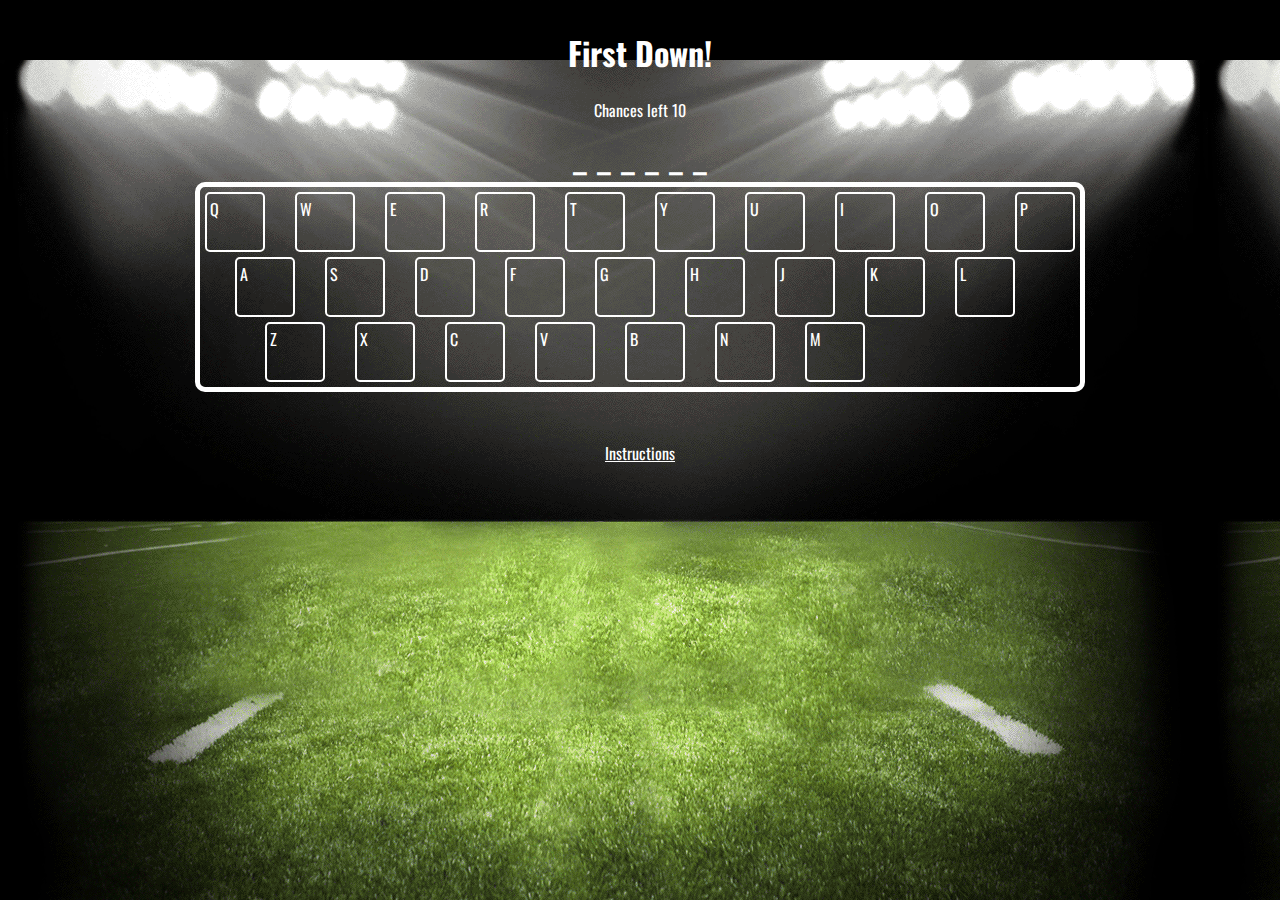
<file: index.html>
<!DOCTYPE html>
<html lang="en">
<head>
  <meta charset="UTF-8">
  <meta http-equiv="X-UA-Compatible" content="IE=edge">
  <meta name="viewport" content="width=device-width, initial-scale=1.0">
  <script type="text/javascript" defer src="script.js"></script>
  <link rel="stylesheet" href="style.css">
  <link href="https://fonts.googleapis.com/css2?family=Oswald:wght@300&display=swap" rel="stylesheet">
  <title>First Down!</title>
</head>
<body>
  <header>
    <h1>First Down!</h1>
  </header>
  <section class="info">
    <div class="chances"></div>
    <div class="message"></div>
  </section>
  <section class="word"></section>
  <section class="keyboard">
    <div class="key" id="q">Q</div>
    <div class="key" id="w">W</div>
    <div class="key" id="e">E</div>
    <div class="key" id="r">R</div>
    <div class="key" id="t">T</div>
    <div class="key" id="y">Y</div>
    <div class="key" id="u">U</div>
    <div class="key" id="i">I</div>
    <div class="key" id="o">O</div>
    <div class="key" id="p">P</div>
    <div class="key" id="a">A</div>
    <div class="key" id="s">S</div>
    <div class="key" id="d">D</div>
    <div class="key" id="f">F</div>
    <div class="key" id="g">G</div>
    <div class="key" id="h">H</div>
    <div class="key" id="j">J</div>
    <div class="key" id="k">K</div>
    <div class="key" id="l">L</div>
    <div class="key" id="z">Z</div>
    <div class="key" id="x">X</div>
    <div class="key" id="c">C</div>
    <div class="key" id="v">V</div>
    <div class="key" id="b">B</div>
    <div class="key" id="n">N</div>
    <div class="key" id="m">M</div>
  </section>
  <button class="restart">Restart</button>
  <a href="instructions.html">Instructions</a>
</body>
</html>
</file>
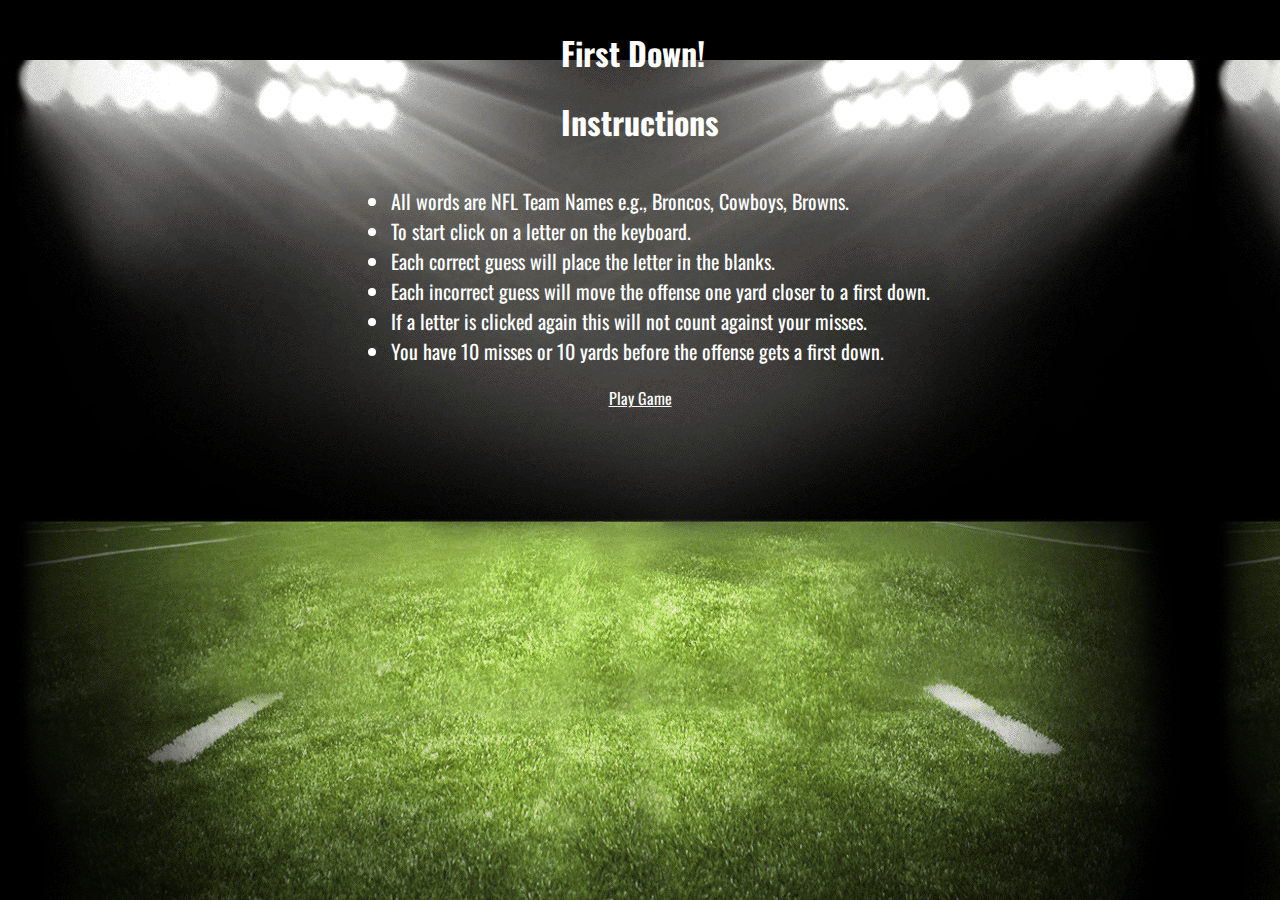
<file: instructions.html>
<!DOCTYPE html>
<html lang="en">
<head>
  <meta charset="UTF-8">
  <meta http-equiv="X-UA-Compatible" content="IE=edge">
  <meta name="viewport" content="width=device-width, initial-scale=1.0">
  <script type="text/javascript" defer src="script.js"></script>
  <link rel="stylesheet" href="style.css">
  <link href="https://fonts.googleapis.com/css2?family=Oswald:wght@300&display=swap" rel="stylesheet">
  <title>First Down! Instructions</title>
</head>
<header><h1>First Down!</h1><h1>Instructions</h1></header>
<body>
<ul class="instructions">
  <li>All words are NFL Team Names e.g., Broncos, Cowboys, Browns.</li>
  <li>To start click on a letter on the keyboard.</li>
  <li>Each correct guess will place the letter in the blanks.</li>
  <li>Each incorrect guess will move the offense one yard closer to a first down.</li>
  <li>If a letter is clicked again this will not count against your misses.</li>
  <li>You have 10 misses or 10 yards before the offense gets a first down.</li>
</ul>
<a href="index.html">Play Game</a>
</body>
</html>
</file>
<file: style.css>
body {
  display: flex;
  flex-direction: column;
  justify-content: center;
  align-items: center;
  
  color: white;
  font-family: 'Oswald', sans-serif;
  background-image: url(Images/field.png);
}

.instructions {
  font-size: 20px;
}

.info {
  display: flex;
  flex-direction: column;
  justify-content: center;
  align-items: center;
}

.word {
  display: flex;
  justify-content: center;
  align-items: center;
  column-gap: 10px;

  
  width: 600px;
  font-size: 40px;
}

.message {
  font-size: 30px;
}

.restart {
  opacity: 0;
  font-size: 18px;
  margin: 10px;
  border: 3px solid white;
  border-radius: 4px;
}

a {
  color: white
}

.keyboard {
  display: grid;
  grid-template-columns: 1fr 1fr 1fr 1fr 1fr 1fr 1fr 1fr 1fr 1fr 1fr 1fr 1fr 1fr 1fr 1fr 1fr 1fr 1fr 1fr 1fr 1fr 1fr 1fr 1fr 1fr 1fr 1fr 1fr;
  grid-template-rows: 1fr 1fr 1fr;
  row-gap: 5px;


  border: 5px solid white;
  border-radius: 10px;
  padding: 5px;
  height: 190px;
  width: 870px;

}

.key {
  border: 2px solid white;
  border-Radius: 5px;
  padding-left: 3px;
  padding-top: 3px;

}



#q {
  grid-row-start: 1;
  grid-column: 1/ span 2;
}

#w {
  grid-row-start: 1;
  grid-column: 4/ span 2;
}

#e {
  grid-row-start: 1;
  grid-column: 7/ span 2;
}

#r {
  grid-row-start: 1;
  grid-column: 10/ span 2;
}

#t {
  grid-row-start: 1;
  grid-column: 13/ span 2;
}

#y {
  grid-row-start: 1;
  grid-column: 16/ span 2;
}

#u {
  grid-row-start: 1;
  grid-column: 19/ span 2;
}

#i {
  grid-row-start: 1;
  grid-column: 22/ span 2;
}

#o {
  grid-row-start: 1;
  grid-column: 25/ span 2;
}

#p {
  grid-row-start: 1;
  grid-column: 28/ span 2;
}

#a {
  grid-row-start: 2;
  grid-column: 2/ span 2;
}

#s {
  grid-row-start: 2;
  grid-column: 5/ span 2;
}

#d {
  grid-row-start: 2;
  grid-column: 8/ span 2;
}

#f {
  grid-row-start: 2;
  grid-column: 11/ span 2;
}

#g {
  grid-row-start: 2;
  grid-column: 14/ span 2;
}

#h {
  grid-row-start: 2;
  grid-column: 17/ span 2;
}

#j {
  grid-row-start: 2;
  grid-column: 20/ span 2;
}

#k {
  grid-row-start: 2;
  grid-column: 23/ span 2;
}

#l {
  grid-row-start: 2;
  grid-column: 26/ span 2;
}

#z {
  grid-row-start: 3;
  grid-column: 3/ span 2;
}

#x {
  grid-row-start: 3;
  grid-column: 6/ span 2;
}

#c {
  grid-row-start: 3;
  grid-column: 9/ span 2;
}

#v {
  grid-row-start: 3;
  grid-column: 12/ span 2;
}

#b {
  grid-row-start: 3;
  grid-column: 15/ span 2;
}

#n {
  grid-row-start: 3;
  grid-column: 18/ span 2;
}

#m {
  grid-row-start: 3;
  grid-column: 21/ span 2;
}
</file>
